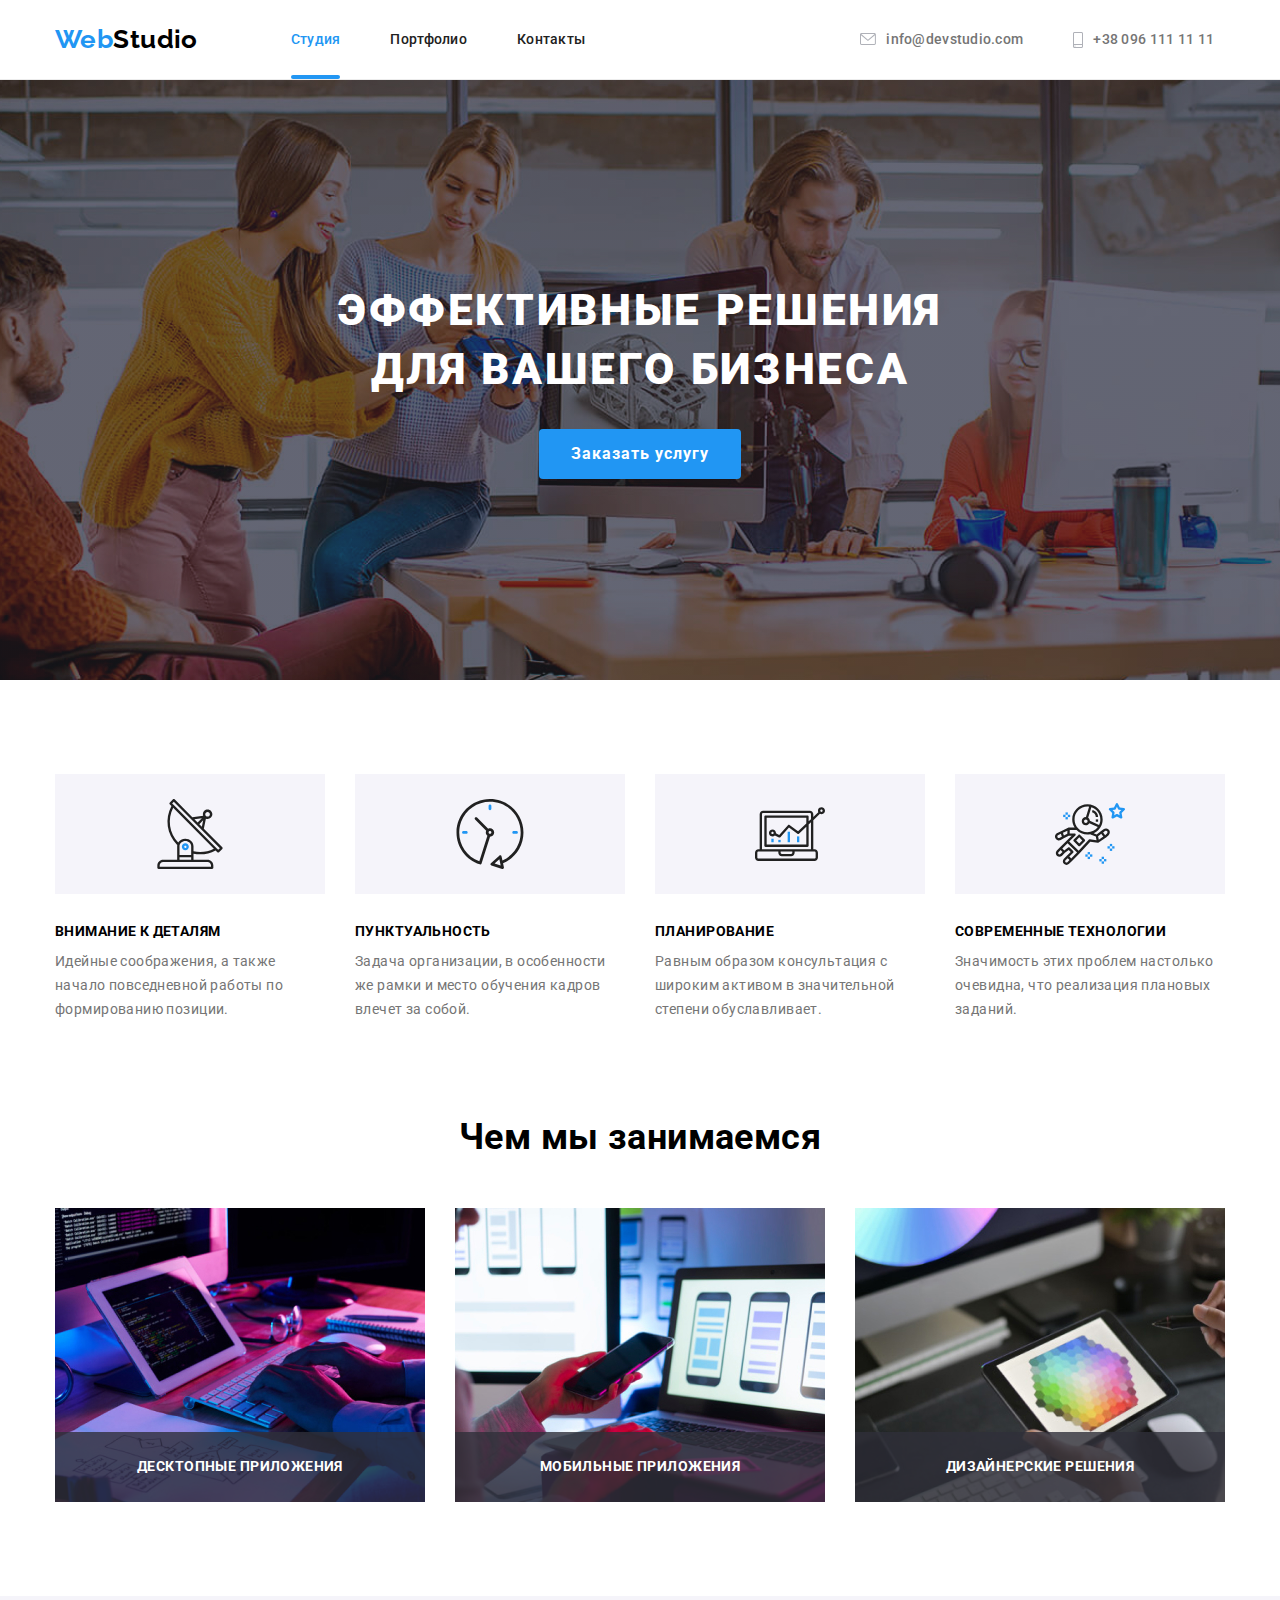
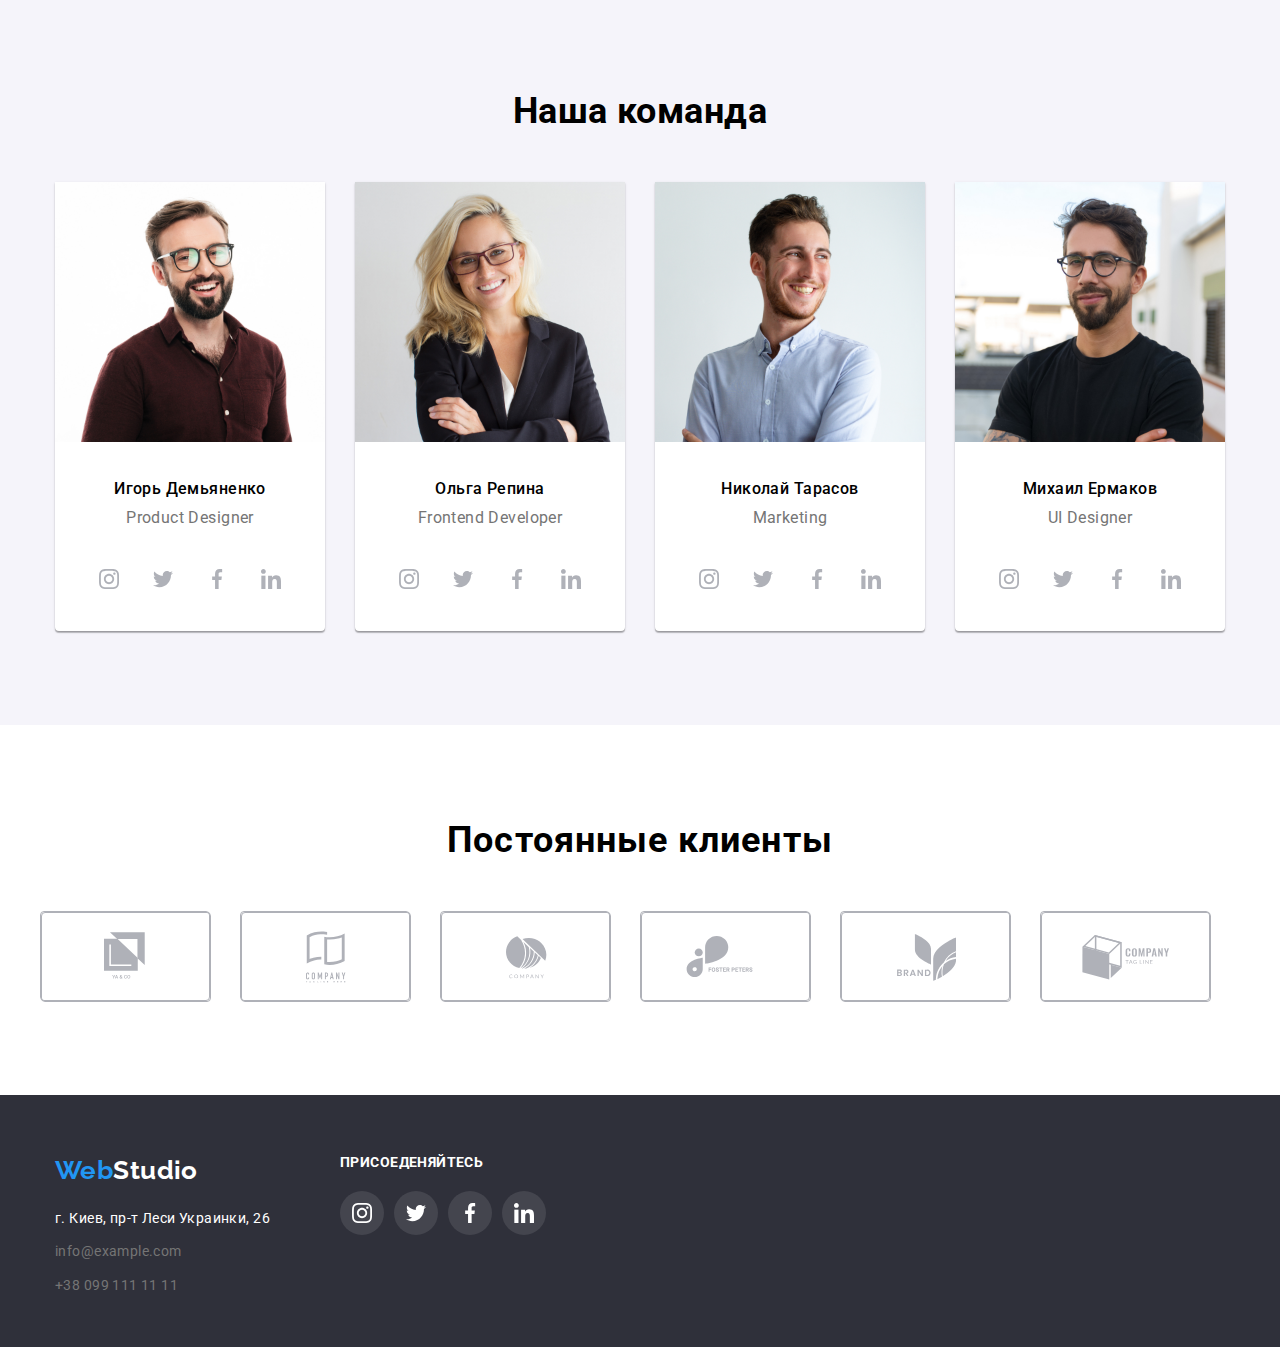
<file: index.html>
<!DOCTYPE html>
<html lang="en">
  <head>
    <meta charset="UTF-8" />
    <meta name="viewport" content="width=device-width, initial-scale=1.0" />
    <title>Студия</title>
    <link rel="preconnect" href="https://fonts.gstatic.com" />
    <link rel="stylesheet" href="https://fonts.googleapis.com/css2?family=Roboto:wght@400;500;700;900&display=swap" />
    <link rel="stylesheet" href="https://fonts.googleapis.com/css2?family=Raleway:wght@700&display=swap" />
    <link
      rel="stylesheet"
      href="https://cdnjs.cloudflare.com/ajax/libs/modern-normalize/0.2.0/modern-normalize.min.css"
    />
    <link rel="stylesheet" href="./css/styles.css" />
  </head>

  <body>
    <!--Шапка-->
    <header class="page-header">
      <div class="container nav">
        <a href=""><span class="logo">Web</span><span class="second-logo">Studio</span></a>
        <nav class="nav-menu">
          <ul class="site-nav list">
            <li class="item">
              <a class="link current" href="./index.html">Студия</a>
            </li>
            <li class="item">
              <a class="link" href="./portfolio.html">Портфолио</a>
            </li>
            <li class="item"><a class="link" href="">Контакты</a></li>
          </ul>
        </nav>
        <ul class="list address">
          <li class="link address-item">
            <a class="link contacts-link" href="mailto:">
              <svg class="icon-envelope">
                <use href="./images/sprite.svg#icon-envelope"></use>
              </svg>
              info@devstudio.com
            </a>
          </li>
          <li class="link address-item">
            <a class="link contacts-link" href="tel:+380961111111">
              <svg class="icon-smartphone">
                <use href="./images/sprite.svg#icon-smartphone"></use>
              </svg>
              +38 096 111 11 11
            </a>
          </li>
        </ul>
      </div>
    </header>
    <!--Section hero-->
    <main>
      <section class="hero overley">
        <div class="container">
          <h1 class="title-hero">Эффективные решения <br />для вашего бизнеса</h1>
          <button class="button-hero" type="button" data-modal-open>Заказать услугу</button>
        </div>
      </section>
      <!--Особенности-->
      <section class="section features">
        <div class="container">
          <h2 class="visually-hidden">О нас</h2>
          <ul class="list features-list">
            <li class="features-item antenna">
              <h3 class="features-title">Внимание к деталям</h3>
              <p class="features-text">
                Идейные соображения, а также начало повседневной работы по формированию позиции.
              </p>
            </li>
            <li class="features-item clock">
              <h3 class="features-title">Пунктуальность</h3>
              <p class="features-text">
                Задача организации, в особенности же рамки и место обучения кадров влечет за собой.
              </p>
            </li>
            <li class="features-item diagrama">
              <h3 class="features-title">Планирование</h3>
              <p class="features-text">
                Равным образом консультация с широким активом в значительной степени обуславливает.
              </p>
            </li>
            <li class="features-item astronaut">
              <h3 class="features-title">Современные технологии</h3>
              <p class="features-text">Значимость этих проблем настолько очевидна, что реализация плановых заданий.</p>
            </li>
          </ul>
        </div>
      </section>
      <!--Операции-->
      <section class="section">
        <div class="container">
          <h2 class="operation-title">Чем мы занимаемся</h2>
          <ul class="list operation-list">
            <li class="operation">
              <img src="./images/img.jpg" class="operation-img" alt="компьютер" width="370" />
              <p class="lable">Десктопные приложения</p>
            </li>
            <li class="operation">
              <img src="./images/img(2).jpg" class="operation-img" alt="планшет" width="370" />
              <p class="lable">Мобильные приложения</p>
            </li>
            <li class="operation">
              <img src="./images/img(1).jpg" class="operation-img" alt="смартфон" width="370" />
              <p class="lable">Дизайнерские решения</p>
            </li>
          </ul>
        </div>
      </section>

      <!--Команда-->
      <section class="section team">
        <div class="container">
          <h2 class="team-title">Наша команда</h2>
          <ul class="list team-list">
            <li class="team-item">
              <img src="./images/img(3).jpg" class="team-img" alt="Игорь Демьяненко" width="270" />
              <h3 class="name">Игорь Демьяненко</h3>
              <p class="position">Product Designer</p>
              <ul class="list social-icons">
                <li class="social-icons-item">
                  <a href="" class="social-icons-link" target="_blank" rel="noopener noreferrer">
                    <svg class="icon">
                      <use href="./images/sprite.svg#icon-instagram"></use>
                    </svg>
                  </a>
                </li>
                <li class="social-icons-item">
                  <a href="" class="social-icons-link" target="_blank" rel="noopener noreferrer">
                    <svg class="icon">
                      <use href="./images/sprite.svg#icon-twitter"></use>
                    </svg>
                  </a>
                </li>
                <li class="social-icons-item">
                  <a href="" class="social-icons-link" target="_blank" rel="noopener noreferrer">
                    <svg class="icon">
                      <use href="./images/sprite.svg#icon-facebook"></use>
                    </svg>
                  </a>
                </li>
                <li class="social-icons-item">
                  <a href="" class="social-icons-link" target="_blank" rel="noopener noreferrer">
                    <svg class="icon">
                      <use href="./images/sprite.svg#icon-linkedin"></use>
                    </svg>
                  </a>
                </li>
              </ul>
            </li>
            <li class="team-item">
              <img src="./images/img(4).jpg" class="team-img" alt="Ольга Репина" width="270" />
              <h3 class="name">Ольга Репина</h3>
              <p class="position">Frontend Developer</p>
              <ul class="list social-icons">
                <li class="social-icons-item">
                  <a href="" class="social-icons-link" target="_blank" rel="noopener noreferrer">
                    <svg class="icon">
                      <use href="./images/sprite.svg#icon-instagram"></use>
                    </svg>
                  </a>
                </li>
                <li class="social-icons-item">
                  <a href="" class="social-icons-link" target="_blank" rel="noopener noreferrer">
                    <svg class="icon">
                      <use href="./images/sprite.svg#icon-twitter"></use>
                    </svg>
                  </a>
                </li>
                <li class="social-icons-item">
                  <a href="" class="social-icons-link" target="_blank" rel="noopener noreferrer">
                    <svg class="icon">
                      <use href="./images/sprite.svg#icon-facebook"></use>
                    </svg>
                  </a>
                </li>
                <li class="social-icons-item">
                  <a href="" class="social-icons-link" target="_blank" rel="noopener noreferrer">
                    <svg class="icon">
                      <use href="./images/sprite.svg#icon-linkedin"></use>
                    </svg>
                  </a>
                </li>
              </ul>
            </li>
            <li class="team-item">
              <img src="./images/img(5).jpg" class="team-img" alt="Николай Тарасов" width="270" />
              <h3 class="name">Николай Тарасов</h3>
              <p class="position">Marketing</p>
              <ul class="list social-icons">
                <li class="social-icons-item">
                  <a href="" class="social-icons-link" target="_blank" rel="noopener noreferrer">
                    <svg class="icon">
                      <use href="./images/sprite.svg#icon-instagram"></use>
                    </svg>
                  </a>
                </li>
                <li class="social-icons-item">
                  <a href="" class="social-icons-link" target="_blank" rel="noopener noreferrer">
                    <svg class="icon">
                      <use href="./images/sprite.svg#icon-twitter"></use>
                    </svg>
                  </a>
                </li>
                <li class="social-icons-item">
                  <a href="" class="social-icons-link" target="_blank" rel="noopener noreferrer">
                    <svg class="icon">
                      <use href="./images/sprite.svg#icon-facebook"></use>
                    </svg>
                  </a>
                </li>
                <li class="social-icons-item">
                  <a href="" class="social-icons-link" target="_blank" rel="noopener noreferrer">
                    <svg class="icon">
                      <use href="./images/sprite.svg#icon-linkedin"></use>
                    </svg>
                  </a>
                </li>
              </ul>
            </li>
            <li class="team-item">
              <img src="./images/img(6).jpg" class="team-img" alt="Михаил Ермаков" width="270" />
              <h3 class="name">Михаил Ермаков</h3>
              <p class="position">UI Designer</p>
              <ul class="list social-icons">
                <li class="social-icons-item">
                  <a href="" class="social-icons-link" target="_blank" rel="noopener noreferrer">
                    <svg class="icon">
                      <use href="./images/sprite.svg#icon-instagram"></use>
                    </svg>
                  </a>
                </li>
                <li class="social-icons-item">
                  <a href="" class="social-icons-link" target="_blank" rel="noopener noreferrer">
                    <svg class="icon">
                      <use href="./images/sprite.svg#icon-twitter"></use>
                    </svg>
                  </a>
                </li>
                <li class="social-icons-item">
                  <a href="" class="social-icons-link" target="_blank" rel="noopener noreferrer">
                    <svg class="icon">
                      <use href="./images/sprite.svg#icon-facebook"></use>
                    </svg>
                  </a>
                </li>
                <li class="social-icons-item">
                  <a href="" class="social-icons-link" target="_blank" rel="noopener noreferrer">
                    <svg class="icon">
                      <use href="./images/sprite.svg#icon-linkedin"></use>
                    </svg>
                  </a>
                </li>
              </ul>
            </li>
          </ul>
        </div>
      </section>
      <!--Клиенты-->
      <section class="clients">
        <div class="container">
          <h2 class="clients-title">Постоянные клиенты</h2>
          <ul class="clients-list list">
            <li class="items">
              <a href="" class="client-section-link">
                <svg class="client-icon" width="45" height="50">
                  <use href="./images/sprite.svg#icon-logo1"></use>
                </svg>
              </a>
            </li>
            <li class="items">
              <a href="" class="client-section-link">
                <svg class="client-icon" width="40" height="52">
                  <use href="./images/sprite.svg#icon-logo2"></use>
                </svg>
              </a>
            </li>
            <li class="items">
              <a href="" class="client-section-link">
                <svg class="client-icon" width="41" height="43">
                  <use href="./images/sprite.svg#icon-logo3"></use>
                </svg>
              </a>
            </li>
            <li class="items">
              <a href="" class="client-section-link">
                <svg class="client-icon" width="80" height="42">
                  <use href="./images/sprite.svg#icon-logo4"></use>
                </svg>
              </a>
            </li>
            <li class="items">
              <a href="" class="client-section-link">
                <svg class="client-icon" width="59" height="47">
                  <use href="./images/sprite.svg#icon-logo5"></use>
                </svg>
              </a>
            </li>
            <li class="items">
              <a href="" class="client-section-link">
                <svg class="client-icon" width="88" height="45">
                  <use href="./images/sprite.svg#icon-logo6"></use>
                </svg>
              </a>
            </li>
          </ul>
        </div>
      </section>
    </main>
    <!--Подвал-->
    <footer class="bottom">
      <div class="container">
        <div class="footer-container">
          <a href="/" class="logo-bottom">
            <span class="logo">Web</span><span class="second-logo-footer">Studio</span>
          </a>
          <address class="address-container">
            <ul class="list">
              <li class="footer-contact">
                <span class="street"> г. Киев, пр-т Леси Украинки, 26</span>
              </li>

              <li class="footer-contact">
                <a class="mail-footer" href="mailto:info@example.com">info@example.com</a>
              </li>

              <li class="footer-contact">
                <a class="tel-footer" href="tel:+380991111111">+38 099 111 11 11</a>
              </li>
            </ul>
          </address>
        </div>
        <div class="contact">
          <h3 class="social-title">Присоеденяйтесь</h3>
          <ul class="list social-list">
            <li class="social-item">
              <a href="" class="social-link" target="_blank" rel="noopener noreferrer">
                <svg class="social-icon">
                  <use href="./images/sprite.svg#icon-instagram"></use>
                </svg>
              </a>
            </li>
            <li class="social-item">
              <a href="" class="social-link" target="_blank" rel="noopener noreferrer">
                <svg class="social-icon">
                  <use href="./images/sprite.svg#icon-twitter"></use>
                </svg>
              </a>
            </li>
            <li class="social-item">
              <a href="" class="social-link" target="_blank" rel="noopener noreferrer">
                <svg class="social-icon">
                  <use href="./images/sprite.svg#icon-facebook"></use>
                </svg>
              </a>
            </li>
            <li class="social-item">
              <a href="" class="social-link" target="_blank" rel="noopener noreferrer">
                <svg class="social-icon">
                  <use href="./images/sprite.svg#icon-linkedin"></use>
                </svg>
              </a>
            </li>
          </ul>
        </div>
      </div>
    </footer>
    <div class="backdrop is-hidden" data-modal>
      <div class="modal">
        <button class="close" data-modal-close>
          <svg class="close-icon" width="18" height="18"><use href="./images/sprite.svg#icon-close"></use></svg>
        </button>
      </div>
    </div>
    <script src="./js/modal.js"></script>
  </body>
</html>
</file>
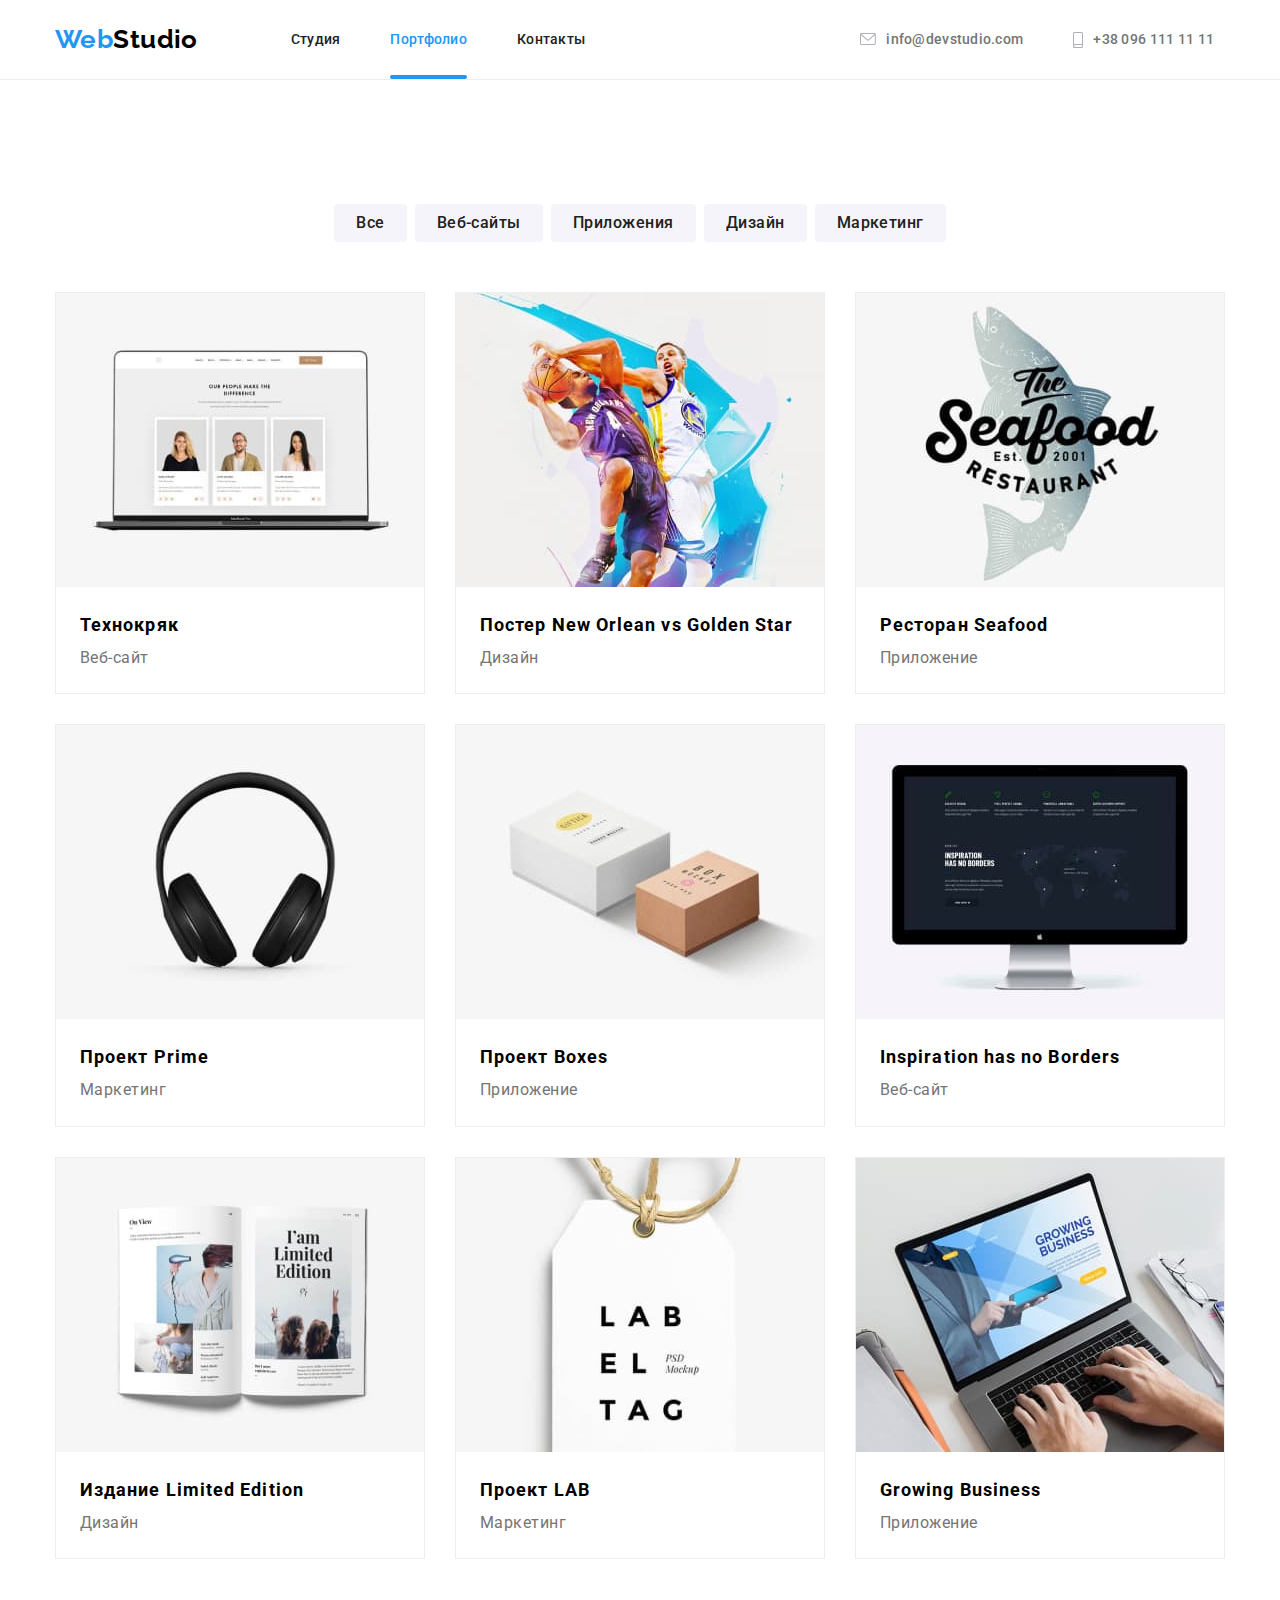
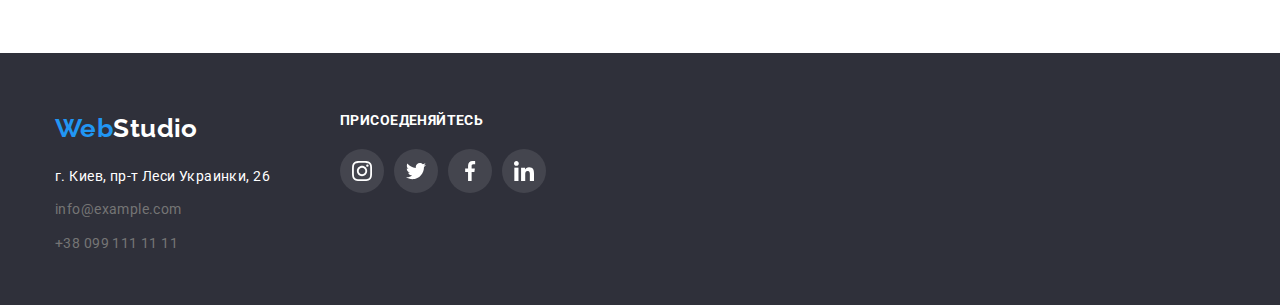
<file: portfolio.html>
<!DOCTYPE html>
<html lang="en">
  <head>
    <meta charset="UTF-8" />
    <meta http-equiv="X-UA-Compatible" content="IE=edge" />
    <meta name="viewport" content="width=device-width, initial-scale=1.0" />
    <title>Portfolio</title>
    <link rel="preconnect" href="https://fonts.gstatic.com" />
    <link rel="stylesheet" href="https://fonts.googleapis.com/css2?family=Roboto:wght@400;500;700;900&display=swap" />
    <link rel="stylesheet" href="https://fonts.googleapis.com/css2?family=Raleway:wght@700&display=swap" />
    <link
      rel="stylesheet"
      href="https://cdnjs.cloudflare.com/ajax/libs/modern-normalize/0.2.0/modern-normalize.min.css"
    />
    <link rel="stylesheet" href="./css/styles.css" />
  </head>
  <body>
    <!--Шапка-->
    <header class="page-header">
      <div class="container nav">
        <a href=""><span class="logo">Web</span><span class="second-logo">Studio</span></a>
        <nav class="nav-menu">
          <ul class="site-nav list">
            <li class="item"><a class="link" href="./index.html">Студия</a></li>
            <li class="item"><a class="link current" href="">Портфолио</a></li>
            <li class="item"><a class="link" href="">Контакты</a></li>
          </ul>
        </nav>
        <ul class="list address">
          <li class="link address-item">
            <a class="link contacts-link" href="mailto:">
              <svg class="icon-envelope">
                <use href="./images/sprite.svg#icon-envelope"></use>
              </svg>
              info@devstudio.com
            </a>
          </li>
          <li class="link address-item">
            <a class="link contacts-link" href="tel:+380961111111">
              <svg class="icon-smartphone">
                <use href="./images/sprite.svg#icon-smartphone"></use>
              </svg>
              +38 096 111 11 11
            </a>
          </li>
        </ul>
      </div>
    </header>
    <!--Главная-->
    <main>
      <section class="section projects">
        <div class="container">
          <h1 class="visually-hidden">Проекты</h1>

          <ul class="list buttons-block">
            <li class="buttons-item"><button class="portfolio-button" type="button">Все</button></li>
            <li class="buttons-item">
              <button class="portfolio-button" type="button">Веб-сайты</button>
            </li>
            <li class="buttons-item">
              <button class="portfolio-button" type="button">Приложения</button>
            </li>
            <li class="buttons-item">
              <button class="portfolio-button" type="button">Дизайн</button>
            </li>
            <li class="buttons-item">
              <button class="portfolio-button" type="button">Маркетинг</button>
            </li>
          </ul>

          <ul class="list projects-list">
            <li class="project-item">
              <a href="" class="project-link link">
                <div class="tumb">
                  <img src="./images/portfolio/img1.jpg" alt="фото на мониторе" class="project-img" width="370" />
                  <p class="overlay-project">
                    Технокряк это современная площадка распространения коронавируса. Компании используют эту платформу
                    для цифрового шпионажа и атак на защищённые сервера конкурентов.
                  </p>
                </div>
                <div class="projects-text">
                  <h2 class="product-name">Технокряк</h2>
                  <p class="product-description">Веб-сайт</p>
                </div>
              </a>
            </li>
            <li class="project-item">
              <a href="" class="project-link link">
                <div class="tumb">
                  <img src="./images/portfolio/img2.jpg" alt="баскетболисты" class="project-img" width="370" />
                  <p class="overlay-project">
                    Технокряк это современная площадка распространения коронавируса. Компании используют эту платформу
                    для цифрового шпионажа и атак на защищённые сервера конкурентов.
                  </p>
                </div>
                <div class="projects-text">
                  <h2 class="product-name">Постер New Orlean vs Golden Star</h2>
                  <p class="product-description">Дизайн</p>
                </div>
              </a>
            </li>
            <li class="project-item">
              <a href="" class="project-link link"
                ><div class="tumb">
                  <img src="./images/portfolio/img3.jpg" alt="ємблема ресторана" class="project-img" width="370" />
                  <p class="overlay-project">
                    Технокряк это современная площадка распространения коронавируса. Компании используют эту платформу
                    для цифрового шпионажа и атак на защищённые сервера конкурентов.
                  </p>
                </div>
                <div class="projects-text">
                  <h2 class="product-name">Ресторан Seafood</h2>
                  <p class="product-description">Приложение</p>
                </div>
              </a>
            </li>
            <li class="project-item">
              <a href="" class="project-link link"
                ><div class="tumb">
                  <img src="./images/portfolio/img4.jpg" alt="наушники" class="project-img" width="370" />
                  <p class="overlay-project">
                    Технокряк это современная площадка распространения коронавируса. Компании используют эту платформу
                    для цифрового шпионажа и атак на защищённые сервера конкурентов.
                  </p>
                </div>
                <div class="projects-text">
                  <h2 class="product-name">Проект Prime</h2>
                  <p class="product-description">Маркетинг</p>
                </div>
              </a>
            </li>
            <li class="project-item">
              <a href="" class="project-link link"
                ><div class="tumb">
                  <img src="./images/portfolio/img5.jpg" alt="коробки" class="project-img" width="370" />
                  <p class="overlay-project">
                    Технокряк это современная площадка распространения коронавируса. Компании используют эту платформу
                    для цифрового шпионажа и атак на защищённые сервера конкурентов.
                  </p>
                </div>
                <div class="projects-text">
                  <h2 class="product-name">Проект Boxes</h2>
                  <p class="product-description">Приложение</p>
                </div>
              </a>
            </li>
            <li class="project-item">
              <a href="" class="project-link link"
                ><div class="tumb">
                  <img src="./images/portfolio/img6.jpg" alt="монитор" class="project-img" width="370" />
                  <p class="overlay-project">
                    Технокряк это современная площадка распространения коронавируса. Компании используют эту платформу
                    для цифрового шпионажа и атак на защищённые сервера конкурентов.
                  </p>
                </div>
                <div class="projects-text">
                  <h2 class="product-name">Inspiration has no Borders</h2>
                  <p class="product-description">Веб-сайт</p>
                </div>
              </a>
            </li>
            <li class="project-item">
              <a href="" class="project-link link"
                ><div class="tumb">
                  <img src="./images/portfolio/img7.jpg" alt="журнал" class="project-img" width="370" />
                  <p class="overlay-project">
                    Технокряк это современная площадка распространения коронавируса. Компании используют эту платформу
                    для цифрового шпионажа и атак на защищённые сервера конкурентов.
                  </p>
                </div>
                <div class="projects-text">
                  <h2 class="product-name">Издание Limited Edition</h2>
                  <p class="product-description">Дизайн</p>
                </div>
              </a>
            </li>
            <li class="project-item">
              <a href="" class="project-link link"
                ><div class="tumb">
                  <img src="./images/portfolio/img8.jpg" alt="бирка" class="project-img" width="370" />
                  <p class="overlay-project">
                    Технокряк это современная площадка распространения коронавируса. Компании используют эту платформу
                    для цифрового шпионажа и атак на защищённые сервера конкурентов.
                  </p>
                </div>
                <div class="projects-text">
                  <h2 class="product-name">Проект LAB</h2>
                  <p class="product-description">Маркетинг</p>
                </div>
              </a>
            </li>
            <li class="project-item">
              <a href="" class="project-link link"
                ><div class="tumb">
                  <img src="./images/portfolio/img9.jpg" alt="ноутбкук" class="project-img" width="370" />
                  <p class="overlay-project">
                    Технокряк это современная площадка распространения коронавируса. Компании используют эту платформу
                    для цифрового шпионажа и атак на защищённые сервера конкурентов.
                  </p>
                </div>
                <div class="projects-text">
                  <h2 class="product-name">Growing Business</h2>
                  <p class="product-description">Приложение</p>
                </div>
              </a>
            </li>
          </ul>
        </div>
      </section>
    </main>
    <!--Подвал-->
    <footer class="bottom">
      <div class="container">
        <div class="footer-container">
          <a href="/" class="logo-bottom"
            ><span class="logo">Web</span><span class="second-logo-footer">Studio</span></a
          >
          <address class="address-container">
            <ul class="list">
              <li class="footer-contact"><span class="street"> г. Киев, пр-т Леси Украинки, 26</span></li>

              <li class="footer-contact"><a class="mail-footer" href="mailto:info@example.com">info@example.com</a></li>

              <li class="footer-contact"><a class="tel-footer" href="tel:+380991111111">+38 099 111 11 11</a></li>
            </ul>
          </address>
        </div>
        <div class="contact">
          <h3 class="social-title">Присоеденяйтесь</h3>
          <ul class="list social-list">
            <li class="social-item">
              <a href="" class="social-link" target="_blank" rel="noopener noreferrer">
                <svg class="social-icon">
                  <use href="./images/sprite.svg#icon-instagram"></use>
                </svg>
              </a>
            </li>
            <li class="social-item">
              <a href="" class="social-link" target="_blank" rel="noopener noreferrer">
                <svg class="social-icon">
                  <use href="./images/sprite.svg#icon-twitter"></use>
                </svg>
              </a>
            </li>
            <li class="social-item">
              <a href="" class="social-link" target="_blank" rel="noopener noreferrer">
                <svg class="social-icon">
                  <use href="./images/sprite.svg#icon-facebook"></use>
                </svg>
              </a>
            </li>
            <li class="social-item">
              <a href="" class="social-link" target="_blank" rel="noopener noreferrer">
                <svg class="social-icon">
                  <use href="./images/sprite.svg#icon-linkedin"></use>
                </svg>
              </a>
            </li>
          </ul>
        </div>
      </div>
    </footer>
  </body>
</html>
</file>
<file: css/styles.css>
h1,
h2,
h3,
p,
ul {
  margin: 0;
  padding: 0;
  border: 0;
  font-size: 100%;
  font: inherit;
  vertical-align: baseline;
}
html {
  box-sizing: border-box;
}
:root {
  --primary-text-color: #757575;
  --title-text-color: #212121;
  --accent-color: #2196f3;
  --primary-white-color: #ffffff;
  --animation: 250ms cubic-bezier(0.4, 0, 0.2, 1);
}
a {
  text-decoration: none;
  font-style: normal;
}
body {
  background-color: var(--primary-white-color);
  color: var(--primary-text-color);
  font-family: Roboto, sans-serif;
  font-style: normal;
  font-weight: normal;
  font-size: 14px;
  line-height: 24px;
  letter-spacing: 0.03em;
}
.container {
  width: 1200px;
  margin: 0 auto;
  padding: 0 15px;
}
.section {
  padding: 94px 0;
}

/* Шапка*/
.page-header {
  display: flex;
  padding: 20px 0;
  height: 80px;
  border-bottom: 1px solid #ececec;
}

.page-header .container {
  display: flex;
  justify-content: flex-start;
  align-items: center;
}
.page-header {
  display: flex;
  padding: 20px 0;
  height: 80px;
  border-bottom: 1px solid #ececec;
  position: relative;
}
.site-nav {
  display: flex;
  margin-left: 93px;
}

.logo {
  font-family: Raleway;
  font-style: normal;
  font-weight: bold;
  font-size: 26px;
  line-height: 1.19;
  color: var(--accent-color);
}
.second-logo {
  font-family: Raleway;
  font-style: normal;
  font-weight: bold;
  font-size: 26px;
  line-height: 1.19px;
  color: black;
}

.site-nav .link {
  color: var(--title-text-color);
  font-weight: 500;
  font-size: 14px;
  line-height: 1.14;
  letter-spacing: 0.02em;
  transition: var(--animation);
}
.site-nav .current {
  color: var(--accent-color);
}

.current {
  display: flex;
  flex-direction: column;
  justify-content: center;
  color: var(--accent-color);
  height: 100%;
  position: relative;
}

.current::after {
  content: '';
  height: 4px;
  border-radius: 2px;
  background-color: var(--accent-color);
  color: var(--accent-color);
  margin-top: 28px;
  width: 100%;
  display: block;
}

.site-nav .link:hover,
:focus {
  color: var(--accent-color);
}
.nav {
  display: flex;
  flex-direction: row;
  align-items: baseline;
}
.nav-menu {
  margin-left: 93px;
  margin-right: 275px;
  margin-top: 32px;
}
.site-nav {
  display: flex;
  font-weight: 500;
  line-height: 1.14;
  letter-spacing: 0.02em;
}
.site-nav .item:not(:last-child) {
  margin-right: 50px;
}

.contacts-link {
  color: var(--primary-text-color);
}
.contacts-link:focus,
.contacts-link:hover {
  color: var(--accent-color);
}
.contacts-link:hover .icon-envelope,
.contacts-link:focus .icon-envelope,
.contacts-link:hover .icon-smartphone,
.contacts-link:focus .icon-smartphone {
  fill: var(--accent-color);
}

.address {
  display: flex;
  margin-left: auto;
}
.contacts-link {
  display: flex;
  align-items: center;
  padding-top: 7px;
  padding-bottom: 7px;

  font-weight: 500;
  line-height: 1.14;
  letter-spacing: 0.02em;
  transition: var(--animation);
}
.icon-envelope {
  width: 16px;
  height: 12px;
  margin-right: 10px;
  fill: #afb1b8;
  transition: var(--animation);
}
.icon-smartphone {
  margin-right: 10px;
  fill: #afb1b8;
  width: 10px;
  height: 16px;
  transition: var(--animation);
}
.address-item:not(:last-child) {
  margin-right: 50px;
}

.address-item:first-child {
  padding-left: 0;
}
.address-item {
  padding-top: 7px;
  padding-bottom: 7px;
  color: var(--secondary-text);
  font-weight: 500;
  line-height: 1.14;
  letter-spacing: 0.02em;
}

.list {
  list-style: none;
  margin: 0;
  padding: 0;
}
.visually-hidden {
  position: absolute !important;
  clip: rect(1px 1px 1px 1px);
  clip: rect(1px, 1px, 1px, 1px);
  padding: 0 !important;
  border: 0 !important;
  height: 1px !important;
  width: 1px !important;
  overflow: hidden;
}
/*section hero*/
.hero {
  height: 600px;
  padding-top: 200px;
  padding-bottom: 200px;
  text-align: center;
  background-color: #2f303a;
}
.title-hero {
  font-weight: 900;
  font-size: 44px;
  line-height: 1.34;
  text-align: center;
  letter-spacing: 0.06em;
  text-transform: uppercase;
  color: var(--primary-white-color);
  margin-top: 0;
  margin-bottom: 30px;
}
.button-hero {
  background-color: var(--accent-color);
  color: var(--primary-white-color);
  cursor: pointer;
  font-family: inherit;
  font-weight: 700;
  font-size: 16px;
  line-height: 1.87;
  align-items: center;
  letter-spacing: 0.06em;

  padding: 10px 32px;
  border-radius: 4px;
  border: none;
}
.overley {
  display: flex;
  align-items: center;
  height: 600px;
  margin-left: auto;
  margin-right: auto;
  background-image: linear-gradient(to right, rgba(47, 48, 58, 0.4), rgba(47, 48, 58, 0.4)), url(../images/hero.jpg);
  background-repeat: no-repeat;
  background-position: center;
  background-size: cover;
}
.hero {
  display: flex;
  justify-content: center;
}
h1,
h2,
h3 {
  color: black;
}
/* Портфолио*/
.buttons-block {
  display: flex;
  justify-content: center;
  margin-bottom: 50px;
}
.portfolio-button {
  background-color: #f5f4fa;
  color: var(--title-text-color);
  cursor: pointer;
  font-family: inherit;
  font-weight: 500;
  font-size: 16px;
  line-height: 1.63;

  letter-spacing: 0.03em;
  display: inline-block;
  margin-top: 30px;
  padding: 6px 22px;
  border-radius: 4px;
  border: none;
  margin-right: 8px;
  transition: var(--animation);
}
.buttons-item:last-child button {
  margin-right: 0;
}
.portfolio-button:focus,
.portfolio-button:hover {
  background-color: var(--accent-color);
  color: var(--primary-white-color);
}
.portfolio-button:focus,
.portfolio-button:hover {
  filter: drop-shadow(0px 4px 4px rgba(0, 0, 0, 0.25));
}
.tumb {
  position: relative;
  overflow: hidden;
  height: 294px;
}
.overlay-project {
  position: absolute;
  bottom: 0;
  left: 0;
  background-color: rgba(33, 150, 243, 0.9);
  width: 100%;
  height: 100%;
  color: var(--primary-white-color);
  padding: 63px 24px;
  font-weight: normal;
  font-size: 18px;
  line-height: 28px;
  letter-spacing: 0.03em;
  transform: translateY(100%);
  transition: var(--animation);
}
.project-item:hover .overlay-project {
  transform: translateY(0);
}
.project-item:focus .overlay-project {
  transform: translateY(0);
}
.projects-list {
  display: flex;
  flex-wrap: wrap;
}
.projects-text {
  padding: 0 24px;
  margin-top: 20px;
}
.project-item {
  display: block;
  width: calc((100% - 60px) / 3);
  margin-right: 30px;
  margin-bottom: 30px;

  border: 1px solid #eeeeee;
  background: #ffffff;
  box-sizing: border-box;
}
.project-link {
  display: block;
  padding-bottom: 20px;
}
.project-item:nth-child(3n) {
  margin-right: 0;
}

.project-item:nth-last-child(-n + 3) {
  margin-bottom: 0;
}
.project-item:hover {
  box-shadow: 0px 1px 1px rgba(0, 0, 0, 0.12), 0px 4px 4px rgba(0, 0, 0, 0.06), 1px 4px 6px rgba(0, 0, 0, 0.16);
}
.product-name {
  font-weight: 700;
  font-size: 18px;
  line-height: 2;
  letter-spacing: 0.06em;
}

.product-description {
  font-size: 16px;
  line-height: 1.89;
  letter-spacing: 0.03em;
  color: var(--primary-text-color);
}
/* Особенности*/
.features-list {
  display: flex;
  justify-content: space-between;
}
.features-item {
  min-width: 270px;
  max-width: 270px;
}
.features-list .features-item::before {
  display: block;
  content: '';
  height: 120px;
  background-color: #f5f4fa;
  background-position: center;
  background-repeat: no-repeat;
  margin-bottom: 30px;
}
.antenna::before {
  background-image: url(../images/icons/antenna.svg);
}
.clock::before {
  background-image: url(../images/icons/clock.svg);
}
.diagrama::before {
  background-image: url(../images/icons/diagram.svg);
}
.astronaut::before {
  background-image: url(../images/icons/astronaut.svg);
}
.features-list .features-item:not(:last-child) {
  margin-right: 30px;
}

.features-title {
  font-weight: 700;
  line-height: 1.14;
  text-transform: uppercase;
  margin-bottom: 10px;
}
.features-text {
  font-style: normal;
  font-weight: normal;
  font-size: 14px;
  line-height: 1.71;
  color: #757575;
  letter-spacing: 0.03em;
}

.section.features {
  padding-bottom: 0;
}
/*Операции*/
.operation-title {
  font-weight: 700;
  font-size: 36px;
  line-height: 1.17;
  text-align: center;
  margin-bottom: 50px;
}
.operation-list {
  display: flex;
  justify-content: space-between;
  height: 294px;
}
.operation {
  position: relative;
}
.lable {
  position: absolute;
  font-size: 14px;
  letter-spacing: 3%;
  font-weight: 700;
  line-height: 1.14;
  text-transform: uppercase;
  width: 100%;
  bottom: 0;
  color: #ffffff;
  display: flex;
  justify-content: center;
  align-items: center;
  width: 370px;
  height: 70px;
  background-color: rgba(47, 48, 58, 0.8);
}
/* Kоманда */
.team {
  background-color: #f5f4fa;
}

.team-title {
  font-weight: 700;
  font-size: 36px;
  line-height: 1.17;
  text-align: center;
  margin-bottom: 50px;
}
.team-list {
  display: flex;
  justify-content: space-between;
}
.team-item {
  text-align: center;
  background-color: white;
  box-shadow: 0px 1px 3px rgba(0, 0, 0, 0.12), 0px 1px 1px rgba(0, 0, 0, 0.14), 0px 2px 1px rgba(0, 0, 0, 0.2);
  border-radius: 0px 0px 4px 4px;
}
.team-img {
  margin-bottom: 30px;
}
.name {
  font-weight: 500;
  font-size: 16px;
  line-height: 1.2;
  margin-bottom: 10px;
}
.position {
  font-size: 16px;
  line-height: 1.2;
  margin-bottom: 30px;
  color: #757575;
}
.social-icons {
  display: inline-flex;
  margin: 0px 32px 30px 32px;
}
.social-icons-item + .social-icons-item {
  margin-left: 10px;
}
.social-icons-link {
  display: flex;
  justify-content: center;
  align-items: center;
  width: 44px;
  height: 44px;
  border-radius: 50%;
  transition: var(--animation);
}

.social-icons .icon {
  width: 20px;
  height: 20px;
  fill: #afb1b8;
  transition: var(--animation);
}
.social-icons-link:hover,
.social-icons-link:focus {
  background-color: var(--accent-color);
}
.social-icons-link:hover .icon,
.social-icons-link:focus .icon {
  fill: var(--primary-white-color);
}
/*Клиенты*/
.clients {
  padding-top: 94px;
  padding-bottom: 94px;
}
.clients-title {
  margin-bottom: 50px;
  font-weight: 700;
  font-size: 36px;
  line-height: 42px;
  text-align: center;
  letter-spacing: 0.03em;
}
.clients-list {
  display: flex;
  justify-content: center;
  align-items: center;
}
.items {
  width: 170px;
  height: 90px;
  border: 1px solid #afb1b8;
  box-sizing: border-box;
  border-radius: 4px;
}
.client-section-link {
  display: flex;
  justify-content: center;
  align-items: center;
  width: 170px;
  height: 90px;
  fill: #afb1b8;
  border: 1px solid #afb1b8;
  box-sizing: border-box;
  border-radius: 4px;
  transition: var(--animation);
}
.clients-list .items {
  margin-right: 30px;
}
.client-section-link:hover,
.client-section-link:focus {
  fill: var(--accent-color);
}
.client-section-link:hover,
.client-section-link:focus {
  border: 1px solid var(--accent-color);
}

/*Подвал*/
.bottom {
  background-color: #2f303a;
  color: var(--primary-white-color);
  height: 252px;
  padding: 60px 0 60px 0;
}
.bottom {
  display: flex;
}

.second-logo-footer {
  font-family: Raleway;
  font-style: normal;
  font-weight: bold;
  font-size: 26px;
  line-height: 1.19px;
  color: var(--primary-white-color);
  text-decoration: none;
}
.logo-bottom {
  display: inline-block;
  margin-bottom: 20px;
}
.street {
  font-style: normal;
  padding-bottom: 9px;
}

.mail-footer,
.tel-footer {
  color: var(--primary-text-color);
  font-style: normal;
  font-weight: 400;
  font-size: 14px;
  line-height: 1.7;
  letter-spacing: 0.03em;
  margin-bottom: 9px;
  transition: var(--animation);
}
.mail-footer:focus,
.mail-footer:hover,
.tel-footer:hover,
.tel-footer:focus {
  color: var(--accent-color);
}

.social-title {
  font-weight: bold;
  font-size: 14px;
  line-height: 1.14;
  text-transform: uppercase;
  margin-bottom: 20px;
  color: #ffffff;
}

.contact {
  display: inline-block;
  flex-basis: calc((50% - 45px) / 2);
  margin-left: 70px;
}
.social-list {
  display: flex;
  padding-bottom: 30px;
}
.social-link {
  display: flex;
  justify-content: center;
  align-items: center;
  width: 44px;
  height: 44px;
  background: rgba(255, 255, 255, 0.1);
  border-radius: 50%;
  transition: var(--animation);
}
.social-link:hover {
  background-color: var(--accent-color);
}
.social-icon {
  width: 20px;
  height: 20px;
  fill: #ffffff;
}
footer .container {
  display: inline-flex;
}
.footer-contact {
  margin-bottom: 9px;
}
.social-item:not(:last-child) {
  margin-right: 10px;
}
.backdrop {
  position: fixed;
  top: 0;
  left: 0;
  bottom: 0;
  right: 0;
  background: rgba(0, 0, 0, 0.2);
  transition: opacity 500ms ease-out 200ms;
}
.is-hidden {
  opacity: 0;
  visibility: hidden;
  pointer-events: none;
}
.modal {
  position: absolute;
  width: 528px;
  height: 581px;
  top: 50%;
  left: 50%;
  transform: translate(-50%, -50%) scale(1);
  background: #ffffff;
  box-shadow: 0px 1px 3px rgba(0, 0, 0, 0.12), 0px 1px 1px rgba(0, 0, 0, 0.14), 0px 2px 1px rgba(0, 0, 0, 0.2);
  border-radius: 4px;
  transition: transform 700ms ease-in-out 300ms;
}
.close {
  position: absolute;
  width: 30px;
  height: 30px;
  top: 0;
  right: 0;
  background: #ffffff;
  border: 1px solid rgba(0, 0, 0, 0.1);
  box-sizing: border-box;
  border-radius: 50%;
  display: flex;
  justify-content: center;
  align-items: center;
  position: absolute;
  top: 3px;
  right: 8px;
  cursor: pointer;
}
.close:hover {
  fill: #2196f3;
  border-radius: 50%;
  border: 1px solid #2196f3;
}
.is-hidden .modal {
  transform: translate(100%, 100%) scale(0.2);
}
</file>
